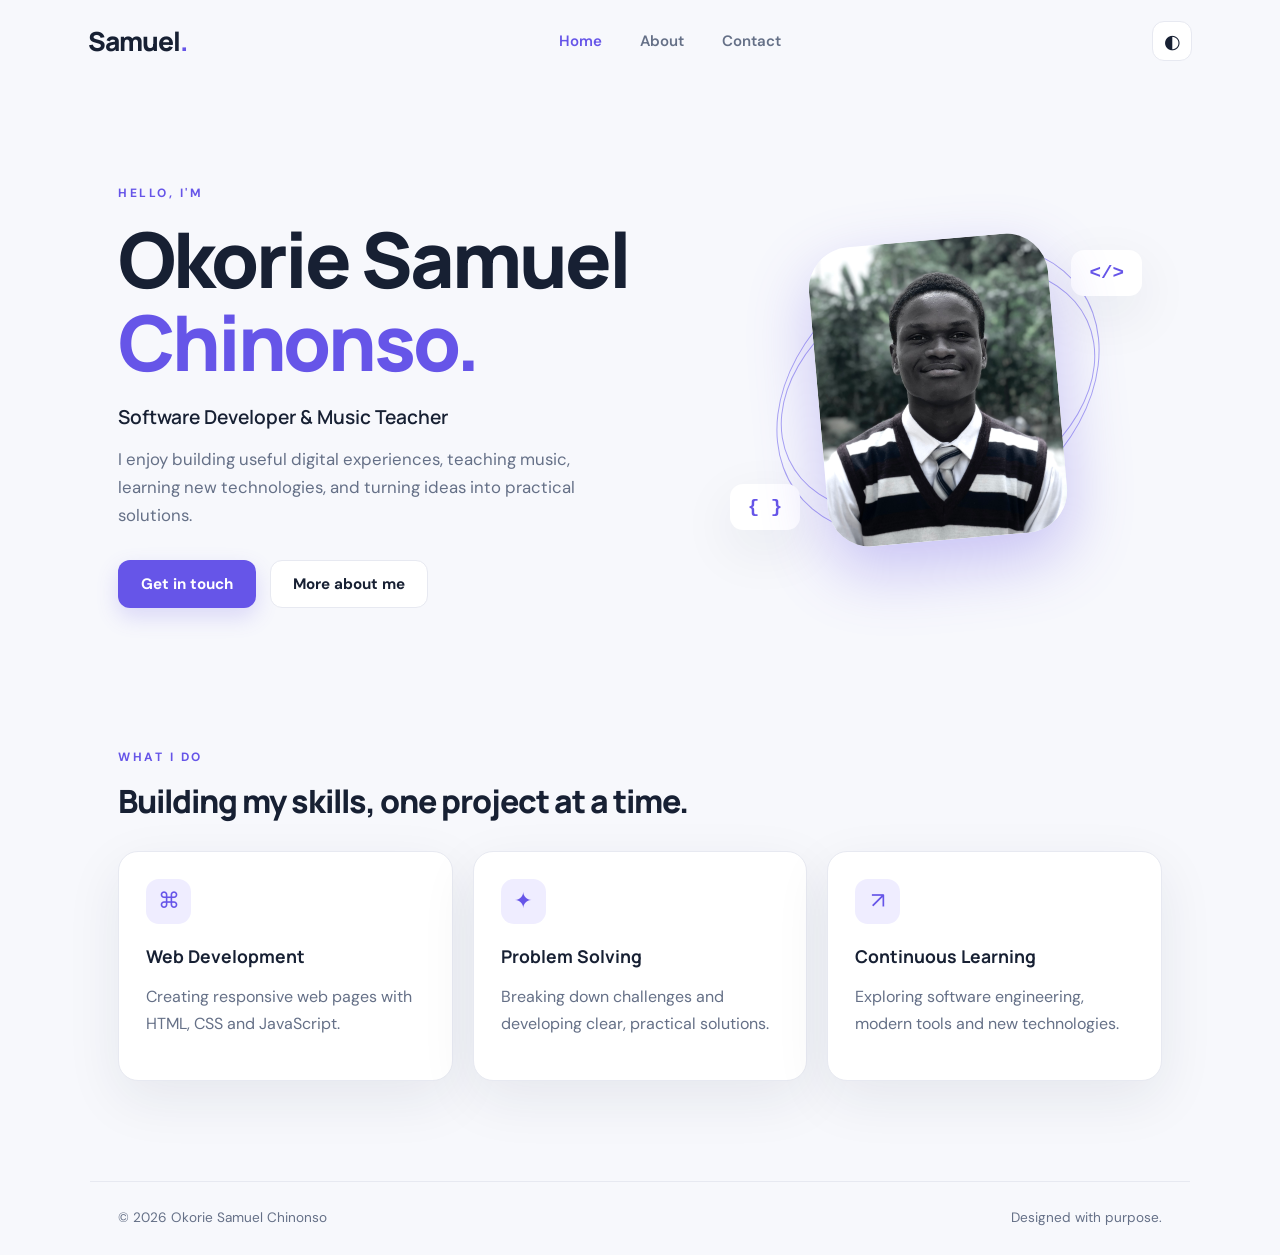
<file: index.html>
<!DOCTYPE html>
<html lang="en">
<head>
  <meta charset="UTF-8"><meta name="viewport" content="width=device-width, initial-scale=1.0">
  <meta name="description" content="The portfolio of Okorie Samuel Chinonso, Software Engineering student and aspiring developer.">
  <title>Samuel | Home</title><link rel="stylesheet" href="style.css">
  <script src="script.js" defer></script>
</head>
<body>
<header class="site-header">
  <a class="brand" href="index.html">Samuel<span>.</span></a>
  <button class="menu-toggle" aria-label="Open navigation" aria-expanded="false">☰</button>
  <nav class="nav"><a class="active" href="index.html">Home</a><a href="about.html">About</a><a href="contact.html">Contact</a></nav>
  <button class="theme-toggle" aria-label="Toggle dark mode" title="Toggle theme">◐</button>
</header>
<main>
  <section class="hero">
    <div class="hero-copy">
      <p class="eyebrow">HELLO, I'M</p>
      <h1>Okorie Samuel<br><span>Chinonso.</span></h1>
      <h2>Software Developer &amp; Music Teacher</h2>
      <p class="intro">I enjoy building useful digital experiences, teaching music, learning new technologies, and turning ideas into practical solutions.</p>
      <div class="actions"><a class="btn primary" href="contact.html">Get in touch</a><a class="btn secondary" href="about.html">More about me</a></div>
    </div>
    <div class="hero-art" aria-label="Portrait of Okorie Samuel"><div class="orbit orbit-one"></div><div class="orbit orbit-two"></div><img class="hero-photo" src="okorie.jpg" alt="Okorie Samuel"><div class="code-chip chip-one">&lt;/&gt;</div><div class="code-chip chip-two">{ }</div></div>
  </section>
  <section class="quick-section">
    <p class="eyebrow">WHAT I DO</p><h2>Building my skills, one project at a time.</h2>
    <div class="cards">
      <article class="info-card"><div class="card-icon">⌘</div><h3>Web Development</h3><p>Creating responsive web pages with HTML, CSS and JavaScript.</p></article>
      <article class="info-card"><div class="card-icon">✦</div><h3>Problem Solving</h3><p>Breaking down challenges and developing clear, practical solutions.</p></article>
      <article class="info-card"><div class="card-icon">↗</div><h3>Continuous Learning</h3><p>Exploring software engineering, modern tools and new technologies.</p></article>
    </div>
  </section>
</main>
<footer><span>© <span class="year"></span> Okorie Samuel Chinonso</span><span>Designed with purpose.</span></footer>
</body></html>
</file>
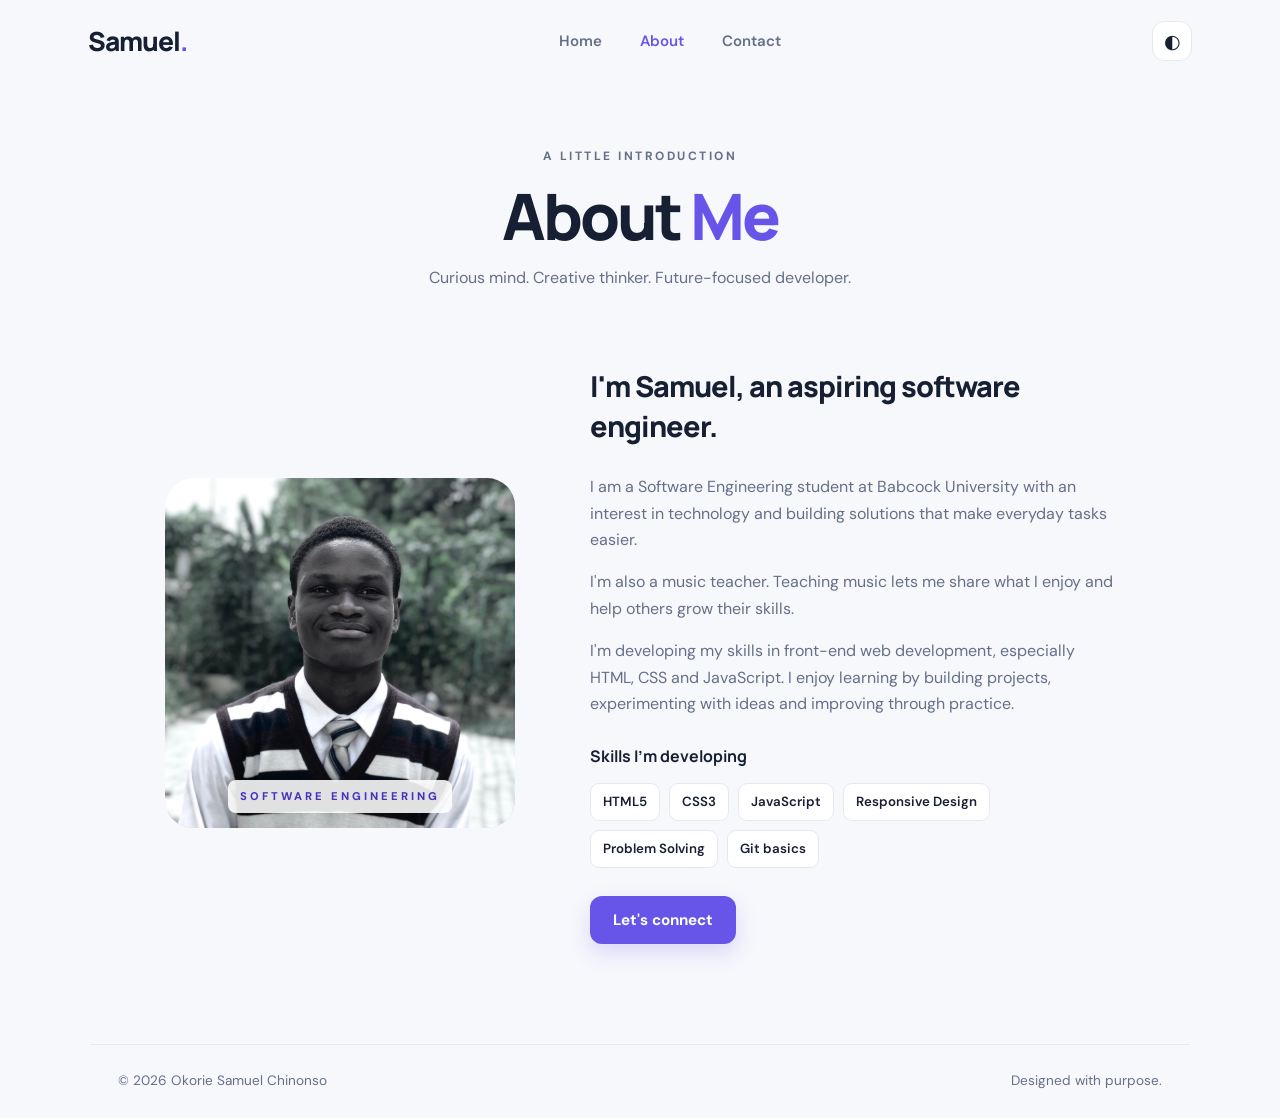
<file: about.html>
<!DOCTYPE html>
<html lang="en"><head><meta charset="UTF-8"><meta name="viewport" content="width=device-width, initial-scale=1.0"><meta name="description" content="Learn more about Samuel."><title>Samuel | About</title><link rel="stylesheet" href="style.css"><script src="script.js" defer></script></head>
<body><header class="site-header"><a class="brand" href="index.html">Samuel<span>.</span></a><button class="menu-toggle" aria-label="Open navigation" aria-expanded="false">☰</button><nav class="nav"><a href="index.html">Home</a><a class="active" href="about.html">About</a><a href="contact.html">Contact</a></nav><button class="theme-toggle" aria-label="Toggle dark mode" title="Toggle theme">◐</button></header>
<main class="page-main"><section class="page-heading"><p class="eyebrow">A LITTLE INTRODUCTION</p><h1>About <span>Me</span></h1><p>Curious mind. Creative thinker. Future-focused developer.</p></section>
<section class="about-layout"><div class="about-mark"><img class="about-photo" src="okorie.jpg" alt="Okorie Samuel"><p>SOFTWARE ENGINEERING</p></div><div class="about-copy"><h2>I'm Samuel, an aspiring software engineer.</h2><p>I am a Software Engineering student at Babcock University with an interest in technology and building solutions that make everyday tasks easier.</p><p>I'm also a music teacher. Teaching music lets me share what I enjoy and help others grow their skills.</p><p>I'm developing my skills in front-end web development, especially HTML, CSS and JavaScript. I enjoy learning by building projects, experimenting with ideas and improving through practice.</p><h3>Skills I'm developing</h3><div class="skill-list"><span>HTML5</span><span>CSS3</span><span>JavaScript</span><span>Responsive Design</span><span>Problem Solving</span><span>Git basics</span></div><a class="btn primary" href="contact.html">Let's connect</a></div></section></main>
<footer><span>© <span class="year"></span> Okorie Samuel Chinonso</span><span>Designed with purpose.</span></footer></body></html>
</file>
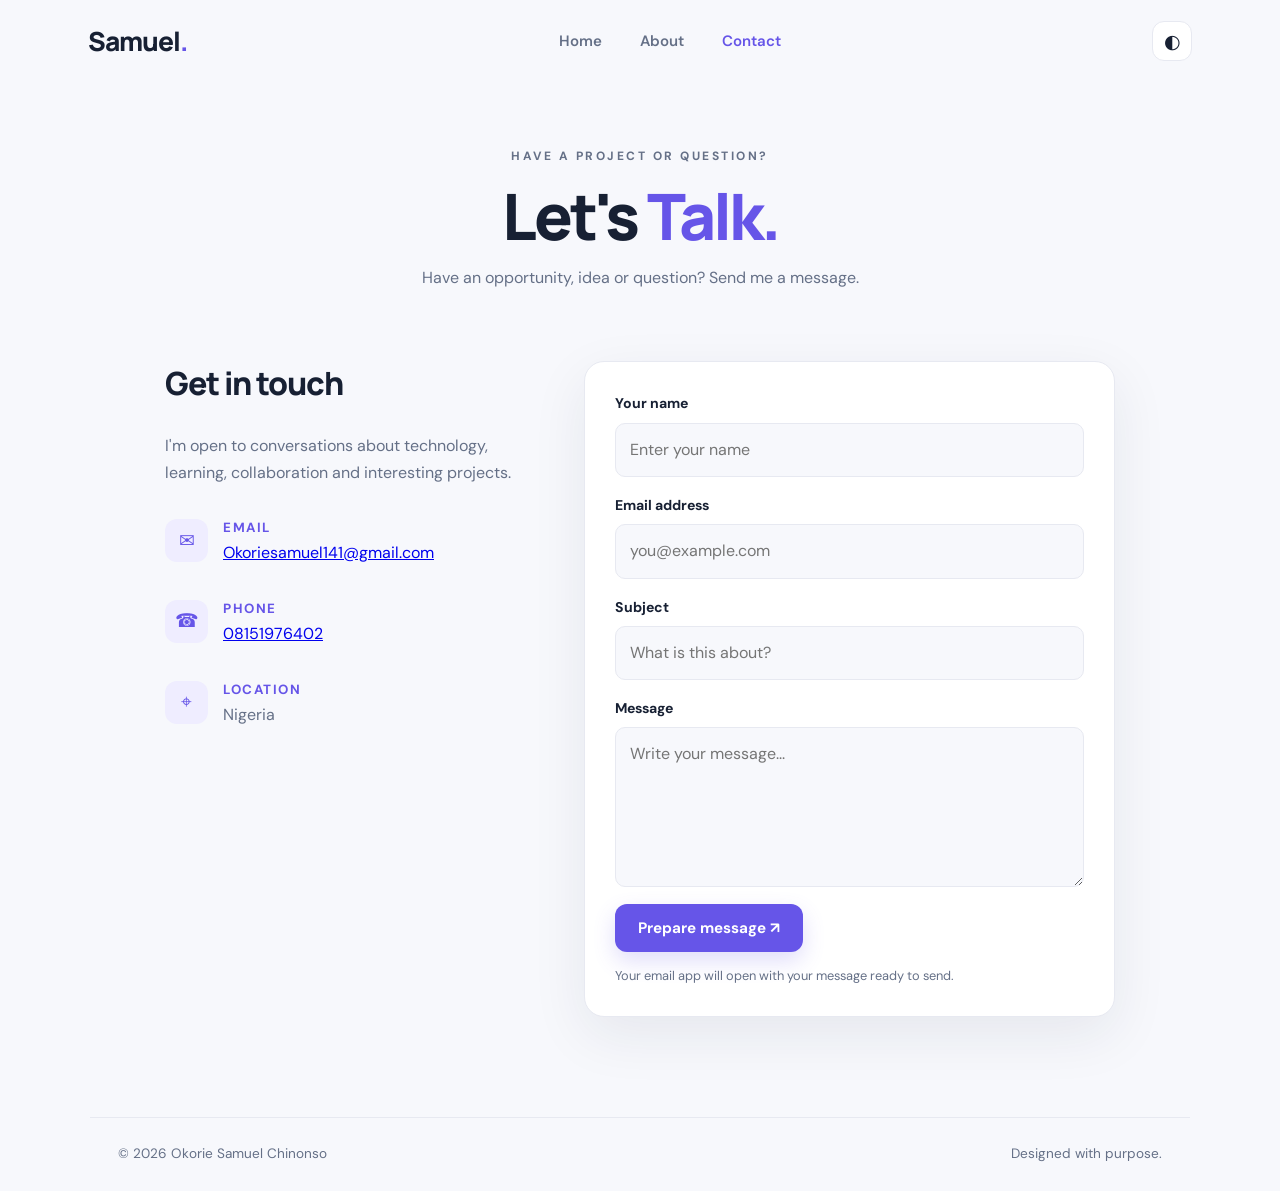
<file: contact.html>
<!DOCTYPE html>
<html lang="en"><head><meta charset="UTF-8"><meta name="viewport" content="width=device-width, initial-scale=1.0"><meta name="description" content="Contact Samuel."><title>Samuel | Contact</title><link rel="stylesheet" href="style.css"><script src="script.js" defer></script></head>
<body><header class="site-header"><a class="brand" href="index.html">Samuel<span>.</span></a><button class="menu-toggle" aria-label="Open navigation" aria-expanded="false">☰</button><nav class="nav"><a href="index.html">Home</a><a href="about.html">About</a><a class="active" href="contact.html">Contact</a></nav><button class="theme-toggle" aria-label="Toggle dark mode" title="Toggle theme">◐</button></header>
<main class="page-main"><section class="page-heading"><p class="eyebrow">HAVE A PROJECT OR QUESTION?</p><h1>Let's <span>Talk.</span></h1><p>Have an opportunity, idea or question? Send me a message.</p></section>
<section class="contact-layout"><div class="contact-details"><h2>Get in touch</h2><p>I'm open to conversations about technology, learning, collaboration and interesting projects.</p><div class="contact-line"><span>✉</span><div><small>EMAIL</small><p><a href="mailto:Okoriesamuel141@gmail.com">Okoriesamuel141@gmail.com</a></p></div></div><div class="contact-line"><span>☎</span><div><small>PHONE</small><p><a href="tel:08151976402">08151976402</a></p></div></div><div class="contact-line"><span>⌖</span><div><small>LOCATION</small><p>Nigeria</p></div></div></div>
<form class="contact-form" id="contactForm"><label for="name">Your name</label><input id="name" name="name" type="text" placeholder="Enter your name" required minlength="2"><label for="email">Email address</label><input id="email" name="email" type="email" placeholder="you@example.com" required><label for="subject">Subject</label><input id="subject" name="subject" type="text" placeholder="What is this about?" required><label for="message">Message</label><textarea id="message" name="message" rows="5" placeholder="Write your message..." required minlength="10"></textarea><button class="btn primary submit-btn" type="submit">Prepare message ↗</button><p class="form-note" id="formNote" role="status">Your email app will open with your message ready to send.</p></form></section></main>
<footer><span>© <span class="year"></span> Okorie Samuel Chinonso</span><span>Designed with purpose.</span></footer></body></html>
</file>
<file: style.css>
@import url('https://fonts.googleapis.com/css2?family=DM+Sans:wght@400;500;600;700&family=Manrope:wght@400;500;600;700;800&display=swap');
:root{--bg:#f7f8fc;--surface:#fff;--text:#172033;--muted:#657087;--accent:#6655e8;--accent2:#9b91ff;--line:#e7e9f1;--shadow:0 18px 55px rgba(30,35,70,.08)}
*{box-sizing:border-box}html{scroll-behavior:smooth}body{margin:0;background:var(--bg);color:var(--text);font-family:'DM Sans',sans-serif;line-height:1.65;transition:background .25s,color .25s}.site-header{height:82px;max-width:1160px;margin:auto;padding:0 28px;display:flex;align-items:center;justify-content:space-between}.brand{font:800 1.65rem Manrope,sans-serif;color:var(--text);text-decoration:none;letter-spacing:-1px}.brand span,h1 span,.big-mark span{color:var(--accent)}.nav{display:flex;gap:38px}.nav a{color:var(--muted);text-decoration:none;font-weight:600;font-size:.94rem}.nav a:hover,.nav a.active{color:var(--accent)}.theme-toggle,.menu-toggle{border:1px solid var(--line);background:var(--surface);color:var(--text);width:40px;height:40px;border-radius:12px;font-size:1.2rem;cursor:pointer}.menu-toggle{display:none}.hero{max-width:1100px;margin:50px auto 100px;padding:40px 28px;display:grid;grid-template-columns:1.1fr .9fr;align-items:center;gap:50px;min-height:470px}.eyebrow{color:var(--accent);font-size:.75rem;letter-spacing:2.5px;font-weight:700}.hero h1,.page-heading h1{font:800 clamp(3rem,6vw,5.4rem)/1.08 Manrope,sans-serif;letter-spacing:-3px;margin:14px 0}.hero h2{font:600 1.2rem Manrope,sans-serif;margin:20px 0 10px}.intro{color:var(--muted);max-width:510px;font-size:1.05rem}.actions{display:flex;gap:14px;margin-top:30px}.btn{display:inline-flex;align-items:center;justify-content:center;padding:13px 22px;border-radius:12px;text-decoration:none;font-weight:700;border:1px solid transparent;cursor:pointer;font:700 .95rem 'DM Sans',sans-serif}.primary{background:var(--accent);color:white;box-shadow:0 9px 22px #6655e833}.primary:hover{background:#5140d0;transform:translateY(-2px)}.secondary{border-color:var(--line);color:var(--text);background:var(--surface)}.hero-art{height:370px;position:relative;display:grid;place-items:center}.orbit{position:absolute;border:1px solid #a9a2f3;border-radius:50%;transform:rotate(-25deg)}.orbit-one{width:330px;height:230px}.orbit-two{width:260px;height:350px;transform:rotate(55deg)}.monogram{width:190px;height:190px;border-radius:48px;background:linear-gradient(140deg,#7668f1,#4433bd);display:grid;place-items:center;color:white;font:800 8rem Manrope;box-shadow:0 25px 65px #6655e855;transform:rotate(-8deg)}.monogram span{color:#c9c3ff}.code-chip{position:absolute;background:var(--surface);padding:12px 18px;border-radius:13px;box-shadow:var(--shadow);font:700 1.2rem monospace;color:var(--accent)}.chip-one{top:45px;right:20px}.chip-two{bottom:45px;left:15px}.quick-section{max-width:1100px;margin:0 auto 100px;padding:0 28px}.quick-section h2,.about-copy h2,.contact-details h2{font:800 2rem Manrope,sans-serif;letter-spacing:-1px;margin:5px 0 28px}.cards{display:grid;grid-template-columns:repeat(3,1fr);gap:20px}.info-card{background:var(--surface);border:1px solid var(--line);padding:27px;border-radius:20px;box-shadow:var(--shadow)}.card-icon{width:45px;height:45px;display:grid;place-items:center;background:#efedff;color:var(--accent);border-radius:13px;font-size:1.4rem}.info-card h3{font:700 1.1rem Manrope;margin:20px 0 7px}.info-card p,.page-heading p,.about-copy p,.contact-details p{color:var(--muted)}footer{max-width:1100px;margin:auto;padding:25px 28px;border-top:1px solid var(--line);display:flex;justify-content:space-between;color:var(--muted);font-size:.85rem}.page-main{max-width:1100px;margin:45px auto 100px;padding:0 28px}.page-heading{text-align:center;margin:65px auto 70px}.page-heading h1{font-size:clamp(3rem,5vw,4.4rem)}.page-heading>p:last-child{margin-top:15px}.about-layout{display:grid;grid-template-columns:.8fr 1.2fr;gap:75px;align-items:center;max-width:950px;margin:auto}.about-mark{height:350px;border-radius:28px;background:linear-gradient(145deg,#e9e6ff,#c9c3ff);display:flex;flex-direction:column;align-items:center;justify-content:center;color:#6655e8}.big-mark{font:800 10rem Manrope;line-height:1}.about-mark p{font-size:.7rem;letter-spacing:3px;font-weight:800}.about-copy h2{font-size:1.8rem}.about-copy h3{font:700 1rem Manrope;margin-top:28px}.skill-list{display:flex;flex-wrap:wrap;gap:9px;margin:14px 0 28px}.skill-list span{background:var(--surface);border:1px solid var(--line);padding:7px 12px;border-radius:9px;font-size:.83rem;font-weight:600}.contact-layout{display:grid;grid-template-columns:.8fr 1.2fr;gap:65px;max-width:950px;margin:auto}.contact-details h2{margin-top:0}.contact-line{display:flex;align-items:center;gap:15px;margin-top:28px}.contact-line>span{width:43px;height:43px;border-radius:12px;background:#efedff;color:var(--accent);display:grid;place-items:center;font-size:1.2rem}.contact-line small{color:var(--accent);font-weight:700;letter-spacing:1.5px}.contact-line p{margin:0}.contact-form{background:var(--surface);border:1px solid var(--line);padding:30px;border-radius:20px;box-shadow:var(--shadow);display:flex;flex-direction:column}.contact-form label{font-weight:700;font-size:.88rem;margin:0 0 7px}.contact-form input,.contact-form textarea{width:100%;padding:13px 14px;border:1px solid var(--line);border-radius:10px;background:var(--bg);color:var(--text);font:inherit;margin-bottom:17px;outline:none}.contact-form input:focus,.contact-form textarea:focus{border-color:var(--accent);box-shadow:0 0 0 3px #6655e81a}.contact-form textarea{resize:vertical}.submit-btn{align-self:flex-start}.form-note{font-size:.8rem;color:var(--muted);margin-bottom:0}
body.dark{--bg:#111322;--surface:#1b1e31;--text:#f1f2fa;--muted:#a6abc0;--line:#30344c;--shadow:0 18px 55px rgba(0,0,0,.18)}body.dark .about-mark{background:linear-gradient(145deg,#302b59,#242044)}body.dark .card-icon,body.dark .contact-line>span{background:#302b59}
@media(max-width:760px){.site-header{height:72px;padding:0 20px}.menu-toggle{display:block;margin-left:auto;margin-right:12px}.nav{display:none;position:absolute;z-index:5;top:68px;left:16px;right:16px;padding:18px;background:var(--surface);border:1px solid var(--line);border-radius:14px;box-shadow:var(--shadow);flex-direction:column;gap:15px}.nav.open{display:flex}.hero{grid-template-columns:1fr;margin:20px auto 65px;gap:10px;padding:30px 24px}.hero h1{font-size:3.5rem}.hero-art{height:290px;order:-1}.monogram{width:145px;height:145px;font-size:6rem}.orbit-one{width:270px;height:190px}.orbit-two{width:210px;height:290px}.chip-one{right:5px}.chip-two{left:0}.cards{grid-template-columns:1fr}.quick-section{margin-bottom:65px}.page-main{margin-top:20px}.page-heading{margin:45px auto}.about-layout,.contact-layout{grid-template-columns:1fr;gap:35px}.about-mark{height:240px}.big-mark{font-size:7rem}.contact-form{padding:22px}footer{gap:10px;flex-direction:column}.actions{flex-wrap:wrap}}
.hero-photo{position:relative;z-index:1;width:240px;height:300px;object-fit:cover;object-position:center 35%;border-radius:42px;box-shadow:0 25px 65px #6655e855;transform:rotate(-5deg)}
.about-mark{position:relative;overflow:hidden;padding:0}
.about-photo{position:absolute;inset:0;width:100%;height:100%;object-fit:cover;object-position:center 35%}
.about-mark p{position:absolute;bottom:15px;margin:0;padding:7px 12px;border-radius:8px;background:rgba(255,255,255,.88);color:#4433bd}
@media(max-width:760px){.hero-photo{width:190px;height:245px}.about-mark p{bottom:12px}}
</file>
